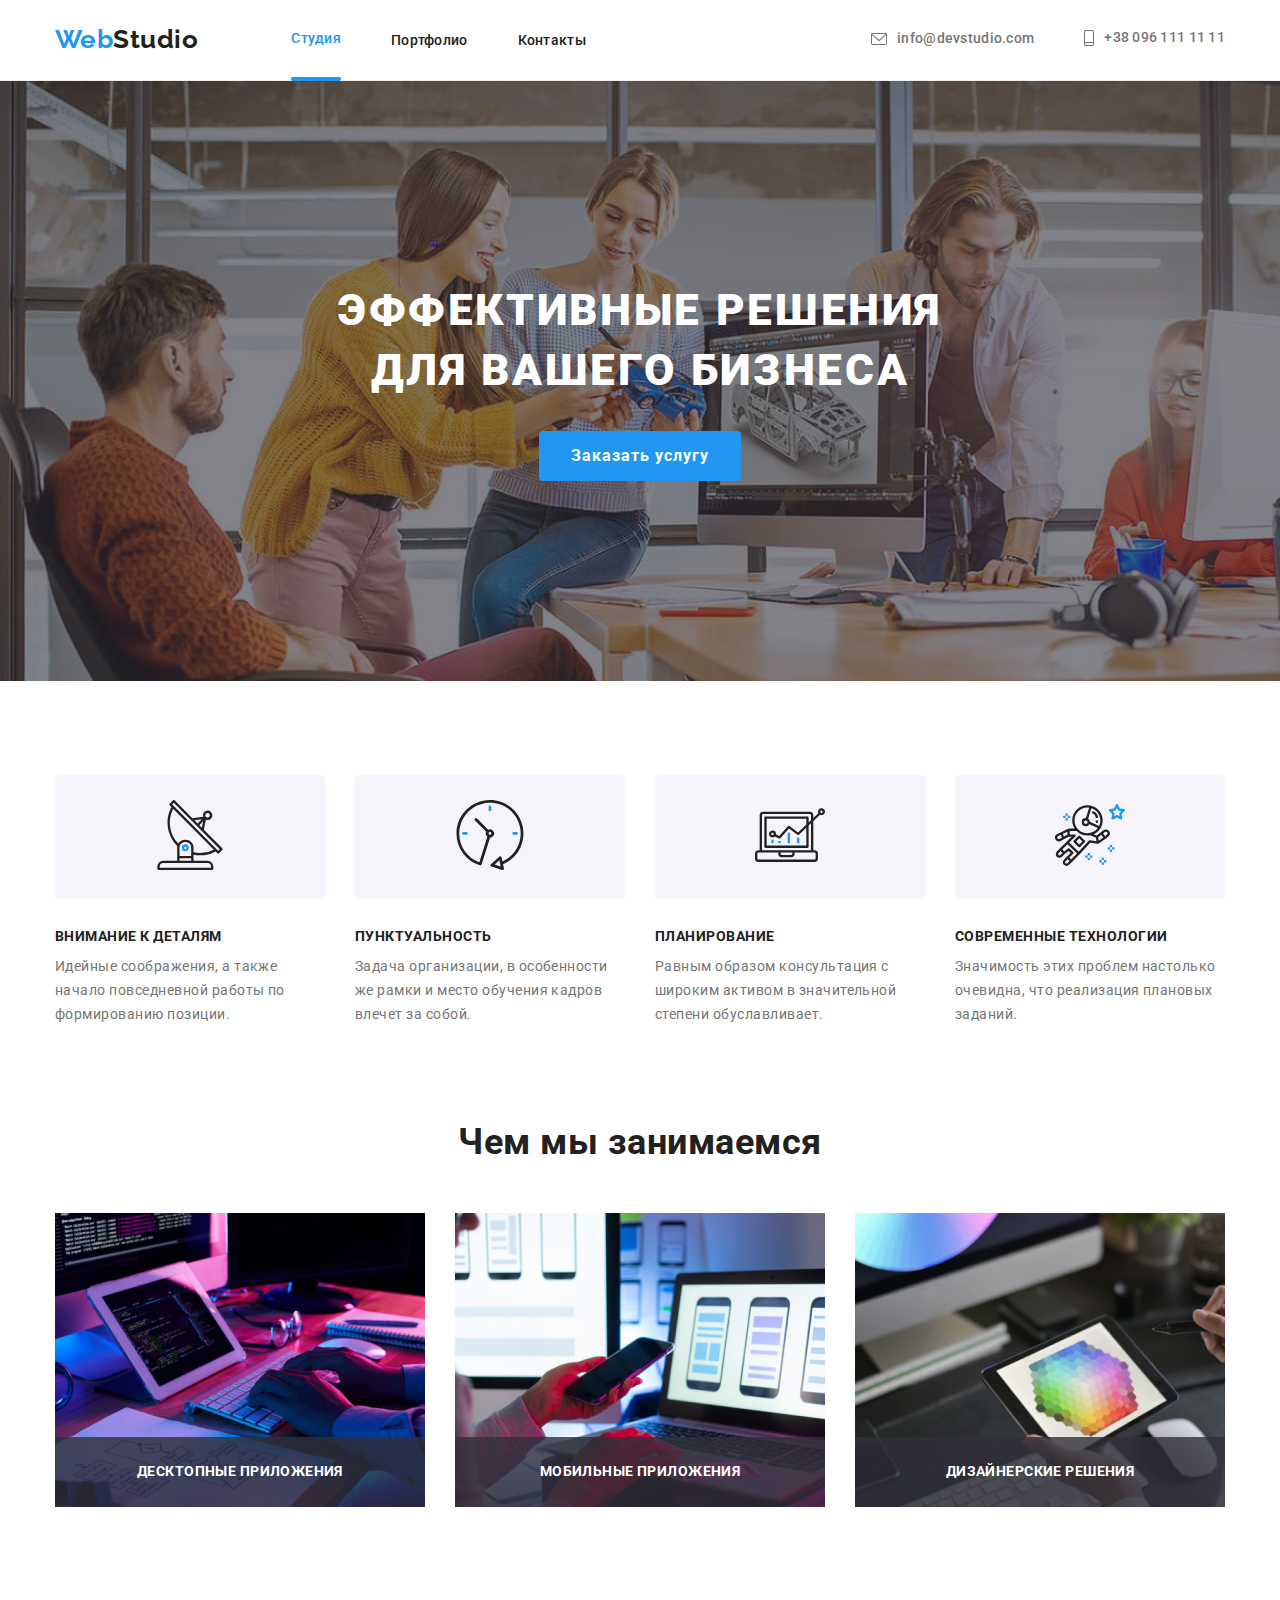
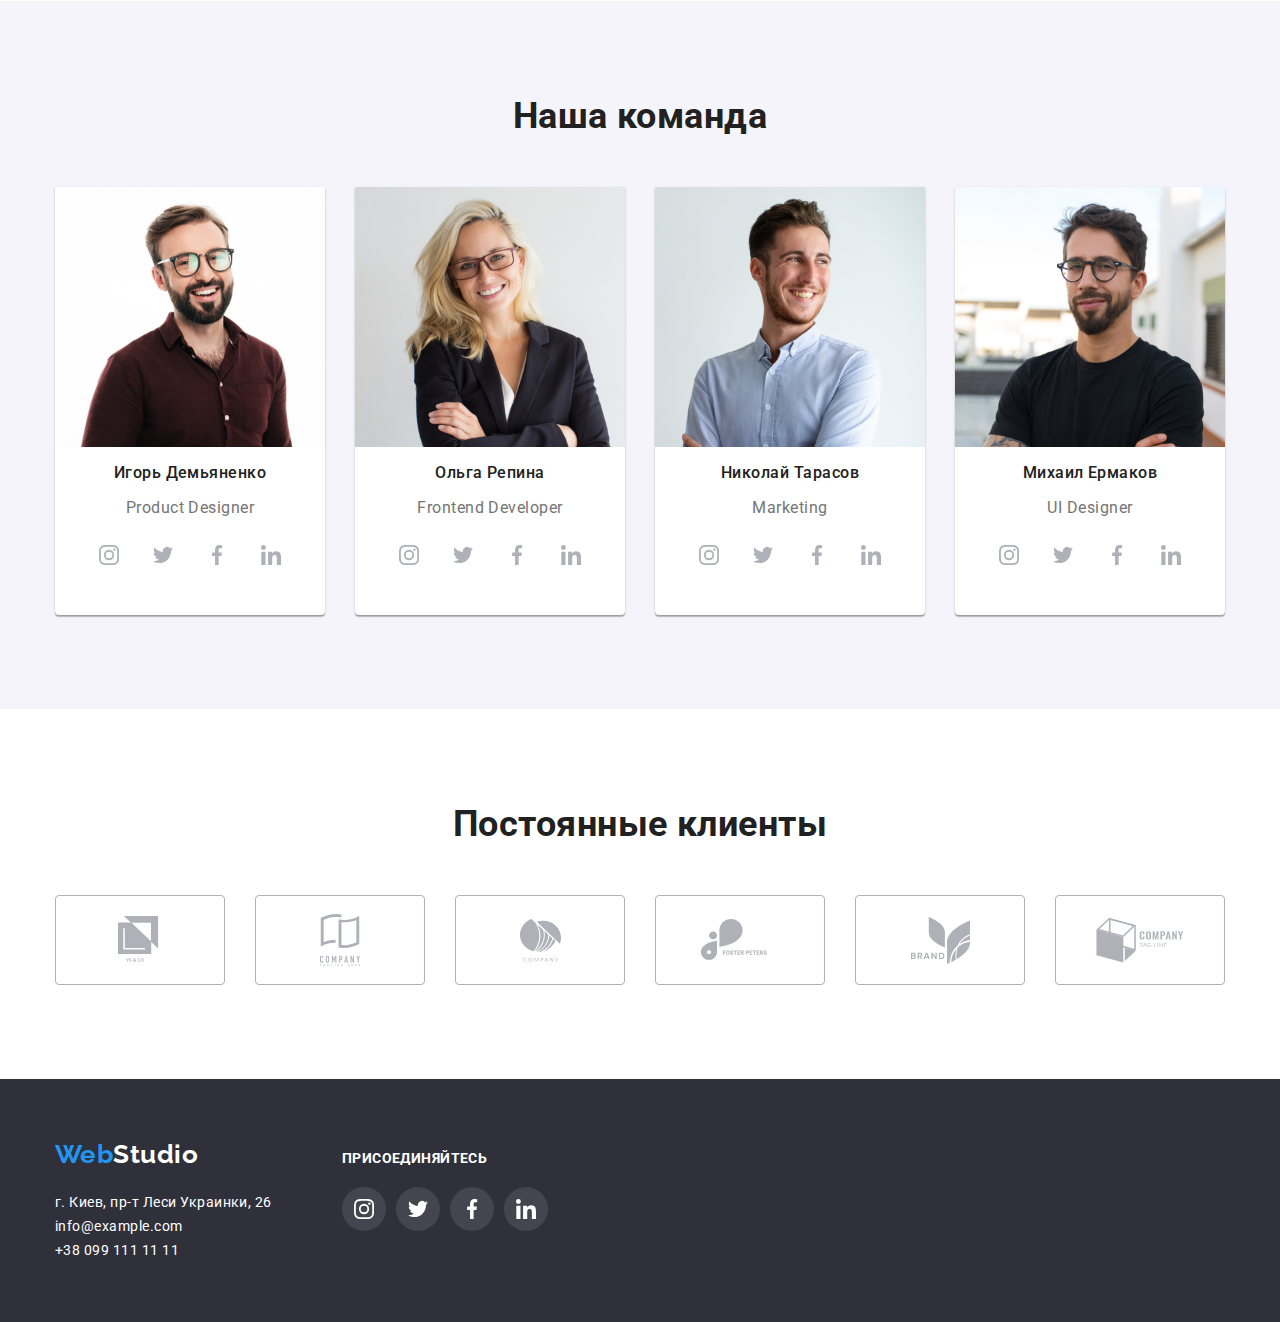
<file: index.html>
<!DOCTYPE html>
<html lang="en">
  <head>
    <meta charset="UTF-8" />
    <meta name="viewport" content="width=device-width, initial-scale=1.0" />
    <title>Студия</title>
    <link
      href="https://fonts.googleapis.com/css2?family=Raleway:wght@700&family=Roboto:wght@400;500;700;900&display=swap"
      rel="stylesheet"
    />
    <link
      rel="stylesheet"
      href="https://cdnjs.cloudflare.com/ajax/libs/modern-normalize/1.0.0/modern-normalize.min.css"
    />
    <link rel="stylesheet" href="./css/styles.css" />
  </head>
  <body>
    <header class="header">
      <div class="container flexbox">
        <nav class="nav-menu flexbox">
          <a href="./index.html" class="link logo"
            ><span class="accent-text">Web</span
            ><span class="title-text">Studio</span>
          </a>
          <ul class="list text-nav nav-list">
            <li class="nav-item">
              <a href="./index.html" class="link current-link">Студия</a>
            </li>
            <li class="nav-item">
              <a href="./portfolio.html" class="link">Портфолио</a>
            </li>
            <li class="nav-item"><a href="#" class="link">Контакты</a></li>
          </ul>
        </nav>

        <ul class="list links-header flexbox">
          <li class="mail">
            <a href="mailto:info@devstudio.com" class="link">
              <svg class="icon-envelope">
                <use href="./images/icons/sprite.svg#envelope"></use>
              </svg>
              info@devstudio.com
            </a>
          </li>
          <li>
            <a href="tel:+380961111111" class="link">
              <svg class="icon-smartphone">
                <use href="./images/icons/sprite.svg#smartphone"></use>
              </svg>
              +38 096 111 11 11</a
            >
          </li>
        </ul>
      </div>
    </header>

    <main>
      <!-- Герой -->
      <section class="section-hero">
        <div class="container flexbox">
          <h1 class="text-hero">
            Эффективные решения <br />
            для вашего бизнеса
          </h1>
          <button type="button" class="button-hero" data-modal-open>
            Заказать услугу
          </button>
        </div>
      </section>

      <!-- Особенности -->
      <section class="features section">
        <div class="container">
          <h2 class="hidden">Особенности</h2>
          <ul class="list flexbox">
            <li class="item section">
              <div class="blok-icon">
                <svg class="icon">
                  <use href="./images/icons/sprite.svg#antenna"></use>
                </svg>
              </div>
              <h3 class="title-text">Внимание к деталям</h3>
              <p class="paragraf">
                Идейные соображения, а также начало повседневной работы по
                формированию позиции.
              </p>
            </li>
            <li class="item section">
              <div class="blok-icon">
                <svg class="icon">
                  <use href="./images/icons/sprite.svg#clock"></use>
                </svg>
              </div>
              <h3 class="title-text">Пунктуальность</h3>
              <p class="paragraf">
                Задача организации, в особенности же рамки и место обучения
                кадров влечет за собой.
              </p>
            </li>
            <li class="item section">
              <div class="blok-icon">
                <svg class="icon">
                  <use href="./images/icons/sprite.svg#diagram"></use>
                </svg>
              </div>
              <h3 class="title-text">Планирование</h3>
              <p class="paragraf">
                Равным образом консультация с широким активом в значительной
                степени обуславливает.
              </p>
            </li>
            <li class="item section">
              <div class="blok-icon">
                <svg class="icon">
                  <use href="./images/icons/sprite.svg#astronaut"></use>
                </svg>
              </div>
              <h3 class="title-text">Современные технологии</h3>
              <p class="paragraf">
                Значимость этих проблем настолько очевидна, что реализация
                плановых заданий.
              </p>
            </li>
          </ul>
        </div>
      </section>

      <!-- Чем мы занимаемся -->
      <section class="our-work section">
        <div class="container">
          <h2 class="title">Чем мы занимаемся</h2>
          <ul class="list flexbox">
            <li class="item">
              <div class="blok">
                <img src="./images/img1.jpg" alt="Пишем код" />
                <p class="description">Десктопные приложения</p>
              </div>
            </li>
            <li class="item">
              <div class="blok">
                <img
                  src="./images/img2.jpg"
                  alt="Разрабатываем приложения для телефона"
                />
                <p class="description">Мобильные приложения</p>
              </div>
            </li>
            <li class="item">
              <div class="blok">
                <img src="./images/img3.jpg" alt="Создаем дизайн" />
                <p class="description">Дизайнерские решения</p>
              </div>
            </li>
          </ul>
        </div>
      </section>

      <!-- Наша команда -->
      <section class="our-team section">
        <div class="container">
          <h2 class="title">Наша команда</h2>
          <ul class="list flexbox">
            <li class="item">
              <img
                src="./images/игорь_демьяненко.jpg"
                alt="Игорь Демьяненко"
                width="270"
              />
              <h3 class="title-text">Игорь Демьяненко</h3>
              <p class="paragraf">Product Designer</p>
              <ul class="flexbox list-icon">
                <li class="social-item">
                  <a href="" class="social-link">
                    <svg class="icon">
                      <use href="./images/icons/sprite.svg#instagram"></use>
                    </svg>
                  </a>
                </li>
                <li class="social-item">
                  <a href="" class="social-link">
                    <svg class="icon">
                      <use href="./images/icons/sprite.svg#twitter"></use>
                    </svg>
                  </a>
                </li>
                <li class="social-item">
                  <a href="" class="social-link">
                    <svg class="icon">
                      <use href="./images/icons/sprite.svg#facebook"></use>
                    </svg>
                  </a>
                </li>
                <li class="social-item">
                  <a href="" class="social-link">
                    <svg class="icon">
                      <use href="./images/icons/sprite.svg#linkedin"></use>
                    </svg>
                  </a>
                </li>
              </ul>
            </li>
            <li class="item">
              <img
                src="./images/ольга_репина.jpg"
                alt="Ольга Репина"
                width="270"
              />
              <h3 class="title-text">Ольга Репина</h3>
              <p class="paragraf">Frontend Developer</p>
              <ul class="flexbox list-icon">
                <li class="social-item">
                  <a href="" class="social-link">
                    <svg class="icon">
                      <use href="./images/icons/sprite.svg#instagram"></use>
                    </svg>
                  </a>
                </li>
                <li class="social-item">
                  <a href="" class="social-link">
                    <svg class="icon">
                      <use href="./images/icons/sprite.svg#twitter"></use>
                    </svg>
                  </a>
                </li>
                <li class="social-item">
                  <a href="" class="social-link">
                    <svg class="icon">
                      <use href="./images/icons/sprite.svg#facebook"></use>
                    </svg>
                  </a>
                </li>
                <li class="social-item">
                  <a href="" class="social-link">
                    <svg class="icon">
                      <use href="./images/icons/sprite.svg#linkedin"></use>
                    </svg>
                  </a>
                </li>
              </ul>
            </li>
            <li class="item">
              <img
                src="./images/николай_тарасов.jpg"
                alt="Николай Тарасов"
                width="270"
              />
              <h3 class="title-text">Николай Тарасов</h3>
              <p class="paragraf">Marketing</p>
              <ul class="flexbox list-icon">
                <li class="social-item">
                  <a href="" class="social-link">
                    <svg class="icon">
                      <use href="./images/icons/sprite.svg#instagram"></use>
                    </svg>
                  </a>
                </li>
                <li class="social-item">
                  <a href="" class="social-link">
                    <svg class="icon">
                      <use href="./images/icons/sprite.svg#twitter"></use>
                    </svg>
                  </a>
                </li>
                <li class="social-item">
                  <a href="" class="social-link">
                    <svg class="icon">
                      <use href="./images/icons/sprite.svg#facebook"></use>
                    </svg>
                  </a>
                </li>
                <li class="social-item">
                  <a href="" class="social-link">
                    <svg class="icon">
                      <use href="./images/icons/sprite.svg#linkedin"></use>
                    </svg>
                  </a>
                </li>
              </ul>
            </li>
            <li class="item">
              <img
                src="./images/михаил_ермаков.jpg"
                alt="Михаил Ермаков"
                width="270"
              />
              <h3 class="title-text">Михаил Ермаков</h3>
              <p class="paragraf">UI Designer</p>
              <ul class="flexbox list-icon">
                <li class="social-item">
                  <a href="" class="social-link">
                    <svg class="icon">
                      <use href="./images/icons/sprite.svg#instagram"></use>
                    </svg>
                  </a>
                </li>
                <li class="social-item">
                  <a href="" class="social-link">
                    <svg class="icon">
                      <use href="./images/icons/sprite.svg#twitter"></use>
                    </svg>
                  </a>
                </li>
                <li class="social-item">
                  <a href="" class="social-link">
                    <svg class="icon">
                      <use href="./images/icons/sprite.svg#facebook"></use></svg
                  ></a>
                </li>
                <li class="social-item">
                  <a href="" class="social-link">
                    <svg class="icon">
                      <use href="./images/icons/sprite.svg#linkedin"></use>
                    </svg>
                  </a>
                </li>
              </ul>
            </li>
          </ul>
        </div>
      </section>

      <!-- Постоянные клиенты -->

      <section class="our-clients">
        <div class="container">
          <h2 class="title">Постоянные клиенты</h2>
          <ul class="flexbox list-clients">
            <li class="blok-client">
              <a href="" class="link-client">
                <svg class="icon-client" width="44px" height="49px">
                  <use href="./images/icons/sprite.svg#client-1"></use>
                </svg>
              </a>
            </li>
            <li class="blok-client">
              <a href="" class="link-client">
                <svg class="icon-client" width="40px" height="52px">
                  <use href="./images/icons/sprite.svg#client-2"></use>
                </svg>
              </a>
            </li>
            <li class="blok-client">
              <a href="" class="link-client">
                <svg class="icon-client" width="41px" height="43px">
                  <use href="./images/icons/sprite.svg#client-3"></use>
                </svg>
              </a>
            </li>
            <li class="blok-client">
              <a href="" class="link-client">
                <svg class="icon-client" width="80px" height="42px">
                  <use href="./images/icons/sprite.svg#client-4"></use>
                </svg>
              </a>
            </li>
            <li class="blok-client">
              <a href="" class="link-client">
                <svg class="icon-client" width="59px" height="47px">
                  <use href="./images/icons/sprite.svg#client-5"></use>
                </svg>
              </a>
            </li>
            <li class="blok-client">
              <a href="" class="link-client">
                <svg class="icon-client" width="88px" height="45px">
                  <use href="./images/icons/sprite.svg#client-6"></use>
                </svg>
              </a>
            </li>
          </ul>
        </div>
      </section>
    </main>

    <footer class="section-footer">
      <div class="container flexbox">
        <div>
          <a href="./index.html" class="logo"
            ><span class="accent-text">Web</span
            ><span class="logo-footer">Studio</span></a
          >
          <address class="address-footer">
            г. Киев, пр-т Леси Украинки, 26
          </address>

          <!-- Контакты -->
          <ul class="list links-footer">
            <li>
              <a href="mailto:info@example.com" class="link"
                >info@example.com</a
              >
            </li>
            <li>
              <a href="tel:+380991111111" class="link">+38 099 111 11 11</a>
            </li>
          </ul>
        </div>

        <!-- Ссылки на социальные сети -->
        <div class="blok-links">
          <h3 class="title">Присоединяйтесь</h3>
          <ul class="flexbox list-icon">
            <li class="social-item">
              <a href="" class="social-link">
                <svg class="icon">
                  <use href="./images/icons/sprite.svg#instagram"></use>
                </svg>
              </a>
            </li>
            <li class="social-item">
              <a href="" class="social-link">
                <svg class="icon">
                  <use href="./images/icons/sprite.svg#twitter"></use>
                </svg>
              </a>
            </li>
            <li class="social-item">
              <a href="" class="social-link">
                <svg class="icon">
                  <use href="./images/icons/sprite.svg#facebook"></use>
                </svg>
              </a>
            </li>
            <li class="social-item">
              <a href="" class="social-link">
                <svg class="icon">
                  <use href="./images/icons/sprite.svg#linkedin"></use>
                </svg>
              </a>
            </li>
          </ul>
        </div>
      </div>
    </footer>

    <div class="backdrop is-hidden" data-modal>
      <div class="modal">
        <p>
          Lorem ipsum, dolor sit amet consectetur adipisicing elit. Distinctio
          error consequuntur amet quis nulla. Quasi aliquam illo earum, ut
          soluta cumque qui dolores autem repellat perspiciatis veniam delectus?
          Id, doloremque!
        </p>
        <button class="modal-button" data-modal-close>Закрыть</button>
      </div>
    </div>
    <script src="./js/script.js"></script>
  </body>
</html>
</file>
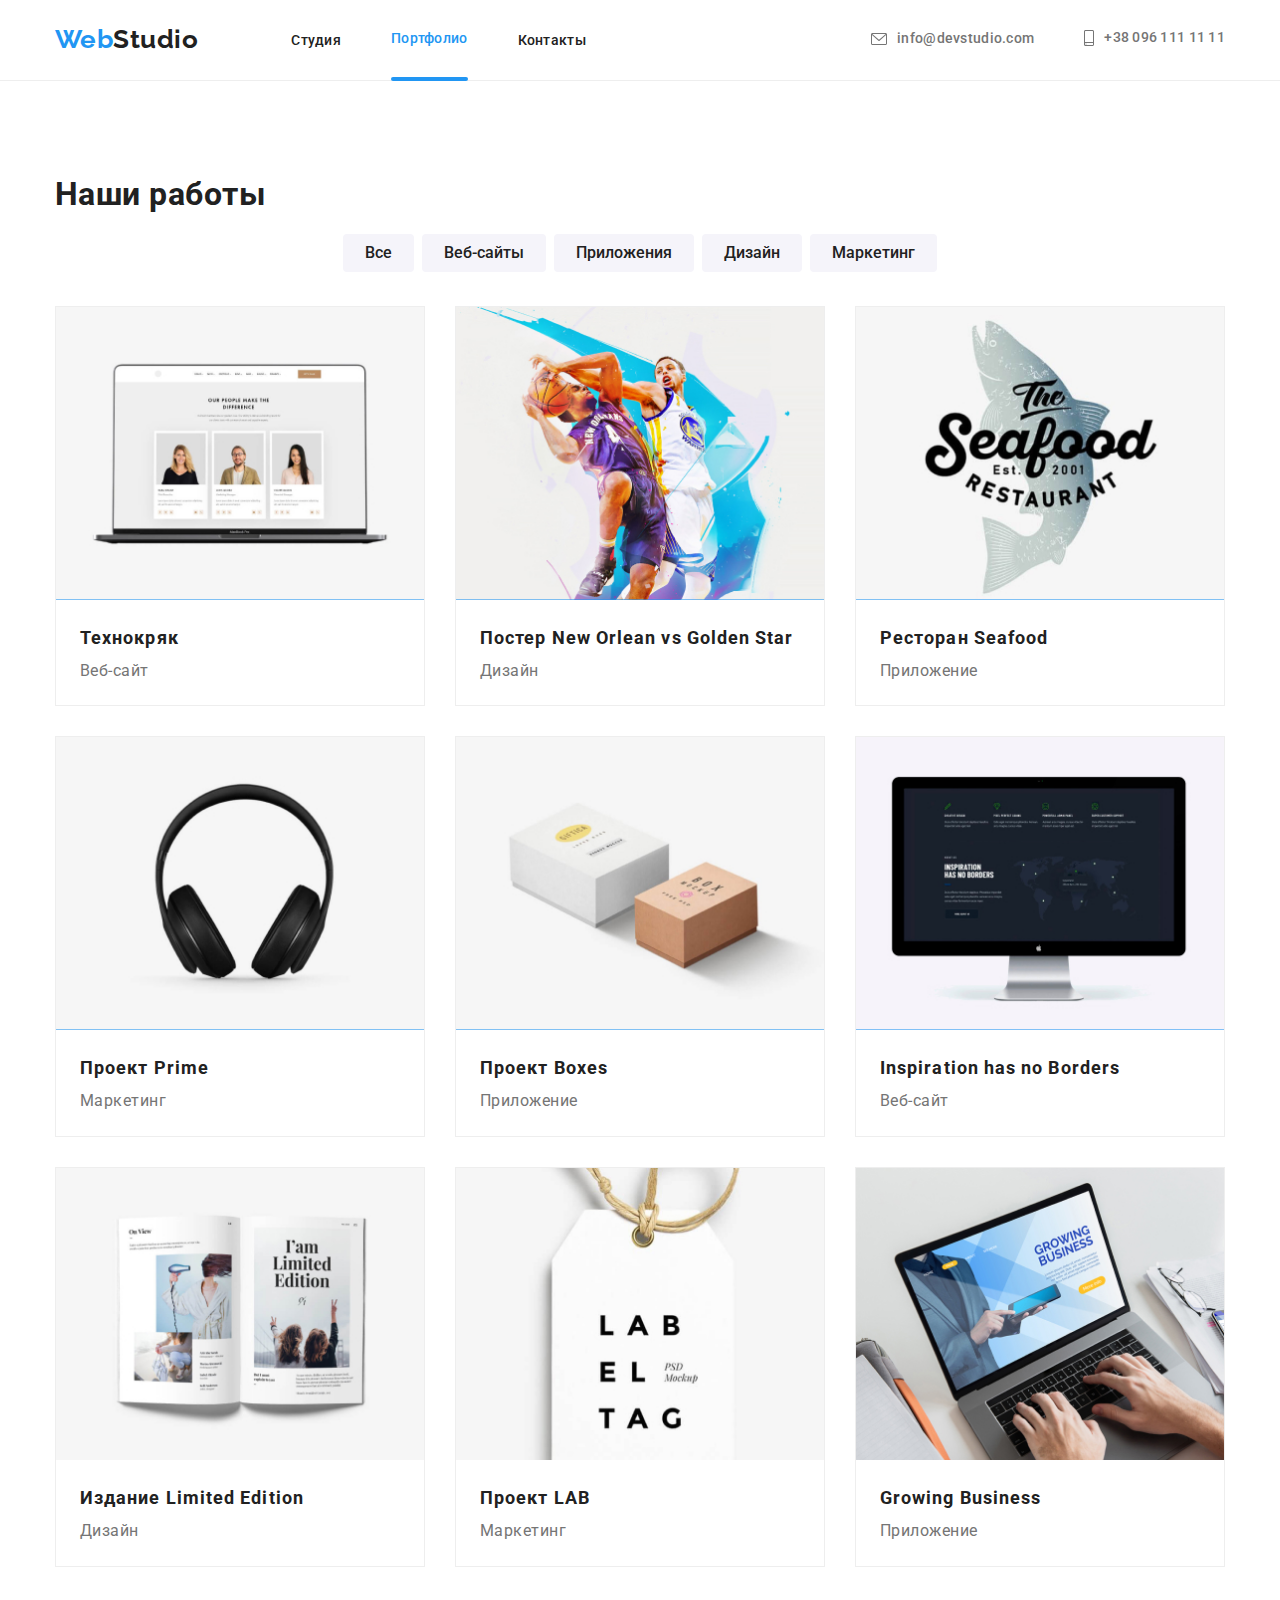
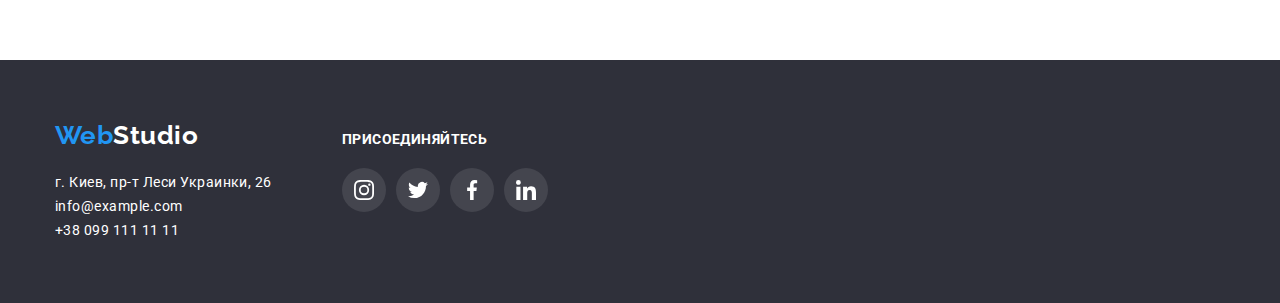
<file: portfolio.html>
<!DOCTYPE html>
<html lang="en">
  <head>
    <meta charset="UTF-8" />
    <meta name="viewport" content="width=device-width, initial-scale=1.0" />
    <title>Портфолио</title>

    <link
      href="https://fonts.googleapis.com/css2?family=Raleway:wght@700&family=Roboto:wght@400;500;700;900&display=swap"
      rel="stylesheet"
    />
    <link
      rel="stylesheet"
      href="https://cdnjs.cloudflare.com/ajax/libs/modern-normalize/1.0.0/modern-normalize.min.css"
    />
    <link rel="stylesheet" href="./css/styles.css" />
  </head>

  <body>
    <header class="header">
      <div class="container flexbox">
        <nav class="nav-menu flexbox">
          <a href="./index.html" class="link logo"
            ><span class="accent-text">Web</span
            ><span class="title-text">Studio</span>
          </a>
          <ul class="list text-nav nav-list">
            <li class="nav-item">
              <a href="./index.html" class="link">Студия</a>
            </li>
            <li class="nav-item">
              <a href="#" class="link current-link">Портфолио</a>
            </li>
            <li class="nav-item"><a href="#" class="link">Контакты</a></li>
          </ul>
        </nav>

        <ul class="list links-header flexbox">
          <li class="mail">
            <a href="mailto:info@devstudio.com" class="link">
              <svg class="icon-envelope">
                <use href="./images/icons/sprite.svg#envelope"></use>
              </svg>
              info@devstudio.com
            </a>
          </li>
          <li>
            <a href="tel:+380961111111" class="link">
              <svg class="icon-smartphone">
                <use href="./images/icons/sprite.svg#smartphone"></use>
              </svg>
              +38 096 111 11 11</a
            >
          </li>
        </ul>
      </div>
    </header>

    <main>
      <section class="section-portfolio">
        <div class="container portfolio">
          <h1 class="title-text is-hidden">Наши работы</h1>

          <!-- Фильтры -->
          <div class="filters">
            <ul class="list list-button flexbox">
              <li class="item">
                <button type="button" class="button">Все</button>
              </li>
              <li class="item">
                <button type="button" class="button">Веб-сайты</button>
              </li>
              <li class="item">
                <button type="button" class="button">Приложения</button>
              </li>
              <li class="item">
                <button type="button" class="button">Дизайн</button>
              </li>
              <li class="item">
                <button type="button" class="button">Маркетинг</button>
              </li>
            </ul>
          </div>

          <!-- Галерея -->
          <div class="cards">
            <ul class="list gallery flexbox">
              <li class="item">
                <a href="">
                  <div class="parent">
                    <img src="./images/Технокряк.jpg" alt="Технокряк" />
                    <div class="overlay">
                      <p class="animation-text">
                        Технокряк это современная площадка распространения
                        коронавируса. Компании используют эту платформу для
                        цифрового шпионажа и атак на защищённые сервера
                        конкурентов.
                      </p>
                    </div>
                  </div>
                  <div class="text-card">
                    <h2 class="title-text">Технокряк</h2>
                    <p class="paragraf">Веб-сайт</p>
                  </div>
                </a>
              </li>
              <li class="item">
                <a href="">
                  <div class="parent">
                    <img
                      src="./images/постер_баскетболисты.jpg"
                      alt="Постер New Orlean vs Golden Star"
                    />
                    <div class="overlay">
                      <p class="animation-text">
                        Технокряк это современная площадка распространения
                        коронавируса. Компании используют эту платформу для
                        цифрового шпионажа и атак на защищённые сервера
                        конкурентов.
                      </p>
                    </div>
                  </div>
                  <div class="text-card">
                    <h2 class="title-text">Постер New Orlean vs Golden Star</h2>
                    <p class="paragraf">Дизайн</p>
                  </div>
                </a>
              </li>
              <li class="item">
                <a href="">
                  <div class="parent">
                    <img
                      src="./images/ресторан-рыба.jpg"
                      alt="Ресторан Seafood"
                    />
                    <div class="overlay">
                      <p class="animation-text">
                        Технокряк это современная площадка распространения
                        коронавируса. Компании используют эту платформу для
                        цифрового шпионажа и атак на защищённые сервера
                        конкурентов.
                      </p>
                    </div>
                  </div>
                  <div class="text-card">
                    <h2 class="title-text">Ресторан Seafood</h2>
                    <p class="paragraf">Приложение</p>
                  </div>
                </a>
              </li>
              <li class="item">
                <a href="">
                  <div class="parent">
                    <img src="./images/наушники.jpg" alt="Проект Prime" />
                    <div class="overlay">
                      <p class="animation-text">
                        Технокряк это современная площадка распространения
                        коронавируса. Компании используют эту платформу для
                        цифрового шпионажа и атак на защищённые сервера
                        конкурентов.
                      </p>
                    </div>
                  </div>
                  <div class="text-card">
                    <h2 class="title-text">Проект Prime</h2>
                    <p class="paragraf">Маркетинг</p>
                  </div>
                </a>
              </li>
              <li class="item">
                <a href="">
                  <div class="parent">
                    <img src="./images/коробочки.jpg" alt="Проект Boxes" />
                    <div class="overlay">
                      <p class="animation-text">
                        Технокряк это современная площадка распространения
                        коронавируса. Компании используют эту платформу для
                        цифрового шпионажа и атак на защищённые сервера
                        конкурентов.
                      </p>
                    </div>
                  </div>
                  <div class="text-card">
                    <h2 class="title-text">Проект Boxes</h2>
                    <p class="paragraf">Приложение</p>
                  </div>
                </a>
              </li>
              <li class="item">
                <a href="">
                  <div class="parent">
                    <img
                      src="./images/монитор.jpg"
                      alt="Inspiration has no Borders"
                    />
                    <div class="overlay">
                      <p class="animation-text">
                        Технокряк это современная площадка распространения
                        коронавируса. Компании используют эту платформу для
                        цифрового шпионажа и атак на защищённые сервера
                        конкурентов.
                      </p>
                    </div>
                  </div>
                  <div class="text-card">
                    <h2 class="title-text">Inspiration has no Borders</h2>
                    <p class="paragraf">Веб-сайт</p>
                  </div>
                </a>
              </li>
              <li class="item">
                <a href="">
                  <div class="parent">
                    <img
                      src="./images/брошюра.jpg"
                      alt="Издание Limited Edition"
                    />
                    <div class="overlay">
                      <p class="animation-text">
                        Технокряк это современная площадка распространения
                        коронавируса. Компании используют эту платформу для
                        цифрового шпионажа и атак на защищённые сервера
                        конкурентов.
                      </p>
                    </div>
                  </div>
                  <div class="text-card">
                    <h2 class="title-text">Издание Limited Edition</h2>
                    <p class="paragraf">Дизайн</p>
                  </div>
                </a>
              </li>
              <li class="item">
                <a href="">
                  <div class="parent">
                    <img src="./images/бирка.jpg" alt="Проект LAB" />
                    <div class="overlay">
                      <p class="animation-text">
                        Технокряк это современная площадка распространения
                        коронавируса. Компании используют эту платформу для
                        цифрового шпионажа и атак на защищённые сервера
                        конкурентов.
                      </p>
                    </div>
                  </div>
                  <div class="text-card">
                    <h2 class="title-text">Проект LAB</h2>
                    <p class="paragraf">Маркетинг</p>
                  </div>
                </a>
              </li>
              <li class="item">
                <a href="">
                  <div class="parent">
                    <img src="./images/ноутбук.jpg" alt="Growing Business" />
                    <div class="overlay">
                      <p class="animation-text">
                        Технокряк это современная площадка распространения
                        коронавируса. Компании используют эту платформу для
                        цифрового шпионажа и атак на защищённые сервера
                        конкурентов.
                      </p>
                    </div>
                  </div>
                  <div class="text-card">
                    <h2 class="title-text">Growing Business</h2>
                    <p class="paragraf">Приложение</p>
                  </div>
                </a>
              </li>
            </ul>
          </div>
        </div>
      </section>
    </main>

    <footer class="section-footer">
      <div class="container flexbox">
        <div>
          <a href="./index.html" class="logo"
            ><span class="accent-text">Web</span
            ><span class="logo-footer">Studio</span>
          </a>
          <address class="address-footer">
            г. Киев, пр-т Леси Украинки, 26
          </address>

          <!-- Контакты -->
          <ul class="list links-footer">
            <li>
              <a href="mailto:info@example.com" class="link"
                >info@example.com</a
              >
            </li>
            <li>
              <a href="tel:+380991111111" class="link">+38 099 111 11 11</a>
            </li>
          </ul>
        </div>
        <!-- Ссылки на социальные сети -->
        <div class="blok-links">
          <h3 class="title">Присоединяйтесь</h3>
          <ul class="flexbox list-icon">
            <li class="social-item">
              <a href="" class="social-link">
                <svg class="icon">
                  <use href="./images/icons/sprite.svg#instagram"></use>
                </svg>
              </a>
            </li>
            <li class="social-item">
              <a href="" class="social-link">
                <svg class="icon">
                  <use href="./images/icons/sprite.svg#twitter"></use>
                </svg>
              </a>
            </li>
            <li class="social-item">
              <a href="" class="social-link">
                <svg class="icon">
                  <use href="./images/icons/sprite.svg#facebook"></use>
                </svg>
              </a>
            </li>
            <li class="social-item">
              <a href="" class="social-link">
                <svg class="icon">
                  <use href="./images/icons/sprite.svg#linkedin"></use>
                </svg>
              </a>
            </li>
          </ul>
        </div>
      </div>
    </footer>
  </body>
</html>
</file>
<file: css/styles.css>
html {
  box-sizing: border-box;
}

:root {
  --text-color: #757575;
  --main-color: #ffffff;
  --title-color: #212121;
  --secondary-color: #2f303a;
  --accent-color: #2196f3;
  --background-color: #f5f4fa;
  --icon-color: #afb1b8;
}

/* Ширина контейнера всей страницы 1170px + по 15рх с обеих сторон (паддинг страницы) = 1200рх*/
/* поставить свойство outline: 2рх solid grey в каждый блок, чтобы при верстке визуально можно было определить правильно ли я делаю отступы, эта рамка не входит в геометрию. */

/* Модальное окно */

.backdrop {
  position: fixed;
  top: 0;
  left: 0;

  width: 100%;
  height: 100%;
  background-color: rgba(0, 0, 0, 0.2);

  opacity: 1;

  visibility: visible;

  transition-property: opacity;
  transition-duration: 1s;
  transition-timing-function: cubic-bezier(0.4, 0, 0.2, 1);
}

.backdrop.is-hidden {
  opacity: 0;

  pointer-events: none;
  visibility: hidden;
}

.backdrop.is-hidden .modal {
  top: -100%;
  transform: translate(-50%, -50%) scale(0.1);
}

.modal {
  position: absolute;
  top: 50%;
  left: 50%;
  transform: translate(-50%, -50%) scale(1);

  width: 530px;
  height: 580px;
  padding: 15px;

  background-color: #fff;
  border-radius: 4px;

  /* свойства анимации */
  transition-property: all;
  transition-duration: 0.5s;
  transition-timing-function: cubic-bezier(0.4, 0, 0.2, 1);
}

.modal-button {
  cursor: pointer;
}

/* создаем css анимации */
.cards .parent {
  position: relative;
  overflow: hidden;
}

.overlay {
  position: absolute;
  top: 0;
  left: 0;

  height: 100%;
  background-color: rgba(33, 150, 243, 0.9);
  padding: 63px 24px;

  transform: translateY(100%);

  /* свойства анимации */
  /* переход-свойство */
  transition-property: transform;
  /* переход-продолжительность */
  transition-duration: 250ms;
  transition-timing-function: cubic-bezier(0.4, 0, 0.2, 1);
}

.cards .item:hover .overlay {
  transform: translateY(0);
}

.animation-text {
  font-style: normal;
  font-weight: normal;
  font-size: 18px;
  line-height: 1.56;
  letter-spacing: 0.03em;
  margin: 0;
  height: 100%;

  color: var(--main-color);
}

/* подчеркивание текущей ссылки */
.nav-menu .current-link::after {
  content: "";
  display: block;
  height: 4px;
  background-color: var(--accent-color);
  border-radius: 2px;
  position: relative;
  bottom: -30px;
}

.our-work .description {
  font-style: normal;
  font-weight: 700;
  font-size: 14px;
  line-height: 1.14;
  text-align: center;
  letter-spacing: 0.03em;
  text-transform: uppercase;

  color: #ffffff;
  background-color: rgba(47, 48, 58, 0.8);
  width: 370px;
  height: 70px;

  margin: 0;
  display: flex;
  justify-content: center;
  align-items: center;

  position: absolute;
  bottom: 0;
}

.our-work .blok {
  position: relative;
}

/* ДЕКОРАТИВНОЕ ОФОРМЛЕНИЕ */

.links-header .icon-envelope {
  width: 16px;
  height: 12px;
  margin-right: 10px;
}

.links-header .icon-smartphone {
  width: 10px;
  height: 16px;
  margin-right: 10px;
}

.links-header .link {
  display: inline-flex;
  align-items: center;
  fill: currentColor;

  /* свойства анимации */
  transition-property: fill;
  transition-duration: 250ms;
  transition-timing-function: cubic-bezier(0.4, 0, 0.2, 1);
}

.links-header .link:hover,
.links-header .link:focus {
  fill: var(--accent-color);
}

.section-hero {
  background-image: linear-gradient(
      rgba(47, 48, 58, 0.6),
      rgba(47, 48, 58, 0.6)
    ),
    url(../images/photo-hero-optimiz.jpg);
  background-repeat: no-repeat;
  max-width: 1600px;
  height: 600px;
  margin-left: auto;
  margin-right: auto;
}

.features .icon {
  width: 70px;
  height: 70px;
}

.blok-icon {
  padding-top: 25px;
  padding-bottom: 25px;
  padding-right: 100px;
  padding-left: 100px;
  background-color: #f5f4fa;
  border-radius: 4px;
}

.our-team .icon {
  width: 20px;
  height: 20px;
  fill: #afb1b8;
}

.social-item:not(:last-child) {
  margin-right: 10px;
}

.social-link {
  display: flex;
  padding: 12px;
  width: 44px;
  height: 44px;
  border-radius: 50%;
  background-color: var(--main-color);
  fill: #afb1b8;

  /* свойства анимации */
  transition-property: background-color, fill;
  transition-duration: 250ms;
  transition-timing-function: cubic-bezier(0.4, 0, 0.2, 1);
}

.our-team .social-link:hover,
.our-team .social-link:focus {
  background-color: var(--accent-color);
}

.our-team .social-link:hover .icon,
.our-team .social-link:focus .icon {
  fill: #fff;
}

.our-team .list-icon {
  list-style: none;
  padding: 0;
  justify-content: center;
}

.our-clients .list-clients {
  list-style: none;
  padding: 0;
  margin: 0;
}

.our-clients .blok-client:not(:last-child) {
  margin-right: 30px;
}

.our-clients .link-client {
  display: flex;
  width: 170px;
  height: 90px;
  justify-content: center;
  align-items: center;
  border: 1px solid #afb1b8;
  border-radius: 4px;

  /* свойства анимации */
  transition-property: border;
  transition-duration: 250ms;
  transition-timing-function: cubic-bezier(0.4, 0, 0.2, 1);
}

.our-clients .title {
  margin-top: 0;
  margin-bottom: 50px;
}

.our-clients {
  padding-top: 94px;
  padding-bottom: 94px;
}

.our-clients .icon-client {
  fill: #afb1b8;

  /* свойства анимации */
  transition-property: fill;
  transition-duration: 250ms;
  transition-timing-function: cubic-bezier(0.4, 0, 0.2, 1);
}

.our-clients .link-client:hover .icon-client,
.our-clients .link-client:focus .icon-client {
  fill: var(--accent-color);
}

.our-clients .link-client:hover,
.our-clients .link-client:focus {
  border: 1px solid var(--accent-color);
}

.section-footer .title {
  font-style: normal;
  font-weight: bold;
  font-size: 14px;
  line-height: 1.14;
  letter-spacing: 0.03em;
  text-transform: uppercase;
  color: #ffffff;
  margin-top: 12px;
  margin-bottom: 20px;
}

.section-footer .list-icon {
  list-style: none;
  padding: 0;
  margin: 0;
}

.section-footer .social-link {
  background: rgba(255, 255, 255, 0.1);
}

.section-footer .icon {
  fill: #ffffff;
}

.section-footer .blok-links {
  margin-left: 70px;
  width: 206px;
  height: 80px;
}

.section-footer .social-link:hover,
.section-footer .social-link:focus {
  background-color: var(--accent-color);
}

.section-footer .social-link:hover .icon,
.section-footer .social-link:focus .icon {
  fill: #fff;
}

/* ОФОРМЛЕНИЕ ГЕОМЕТРИИ СТРАНИЦ */
.container {
  width: 1200px;
  margin-left: auto;
  margin-right: auto;
  padding-left: 15px;
  padding-right: 15px;
  /* outline: 1px solid green; */
}

/* список навигации */
.nav-list {
  display: flex;
}

.nav-item:not(:last-child) {
  margin-right: 50px;
}

.header .logo {
  margin-right: 93px;
}

.flexbox {
  display: flex;
}

.header .nav-list,
.header .links-header {
  align-items: center;
}

.nav-menu {
  margin-right: auto;
}

.header .container {
  height: 80px;
  align-items: center;
}

.header .mail {
  margin-right: 50px;
}

/* .section {
  outline: 1px solid green;
} */

.section-hero .container {
  flex-direction: column;
  justify-content: center;
  align-items: center;
  height: 600px;
}

.section-hero .text-hero {
  margin-bottom: 30px;
}

.hidden {
  display: none;
}

.features .item:not(:last-child) {
  margin-right: 30px;
}

.features .paragraf {
  margin: 0;
}

.features .title-text {
  margin-top: 30px;
  margin-bottom: 10px;
}

.features,
.our-work {
  padding-top: 94px;
}

.our-work {
  padding-bottom: 94px;
}

.our-work .title {
  margin: 0px;
}

.our-work .list {
  margin-top: 50px;
}

.our-work .item:not(:last-child) {
  margin-right: 30px;
}

.our-team .item {
  width: calc((100%-30px * 3) / 4);

  background: #ffffff;

  border-radius: 0px 0px 4px 4px;

  box-shadow: 0px 1px 3px rgba(0, 0, 0, 0.12), 0px 1px 1px rgba(0, 0, 0, 0.14),
    0px 2px 1px rgba(0, 0, 0, 0.2);
  height: 428px;
}

.our-team .item:not(:last-child) {
  margin-right: 30px;
}

.our-team .title {
  margin: 0;
}

.our-team {
  padding-top: 94px;
  padding-bottom: 94px;
  background-color: var(--background-color);
}

.our-team .list {
  margin-top: 50px;
}

.section-footer .container {
  padding-top: 60px;
  padding-bottom: 60px;
}

.section-footer .address-footer {
  margin-top: 20px;
}

/* стр. Портфолио */
.gallery {
  flex-wrap: wrap;
}

.portfolio .title-text {
  margin-top: 0px;
}

.portfolio {
  padding-top: 95px;
  padding-bottom: 93px;
}

.header {
  border-bottom: 1px solid #eeeeee;
}

.portfolio .list-button {
  justify-content: center;
}

.filters .item:not(:last-child) {
  margin-right: 8px;
}

.filters .button {
  border: none;
  border-radius: 4px;
  padding: 6px 22px;
  cursor: pointer;
}

.cards {
  margin-top: 34px;
}

.cards .item {
  width: calc((100% - 30px * 2) / 3);
  margin-right: 30px;
  margin-bottom: 30px;
  border: 1px solid #eeeeee;
}

.cards .item:hover,
.cards .item:focus {
  box-shadow: 0px 1px 1px rgba(0, 0, 0, 0.12), 0px 4px 4px rgba(0, 0, 0, 0.06),
    1px 4px 6px rgba(0, 0, 0, 0.16);
}

.cards .item:nth-child(3n) {
  margin-right: 0px;
}

.cards .item:nth-last-child(-n + 3) {
  margin-bottom: 0px;
}

.cards .text-card {
  padding: 20px 24px;
}

.cards .paragraf,
.cards .title-text {
  margin: 0px;
}

img {
  display: block;
  max-width: 100%;
  height: auto;
}

/* ОФОРМЛЕНИЕ ТЕКСТА */

body {
  color: var(--text-color);
  background-color: var(--main-color);
  font-family: Roboto, sans-serif;
  letter-spacing: 0.03em;
}

/*  */
.list {
  list-style: none;
  margin: 0;
  padding: 0;
}

button {
  font-family: inherit;
}

a {
  text-decoration: none;
}

.text-hero,
.logo-footer,
.address-footer,
.links-footer .link {
  color: var(--main-color);

  /* свойства анимации */
  transition-property: color;
  transition-duration: 250ms;
  transition-timing-function: cubic-bezier(0.4, 0, 0.2, 1);
}

.section-hero,
.section-footer {
  background-color: var(--secondary-color);
}

.accent-text {
  color: var(--accent-color);
}

.text-nav .link,
.title-text {
  color: var(--title-color);

  /* свойства анимации */
  transition-property: color;
  transition-duration: 250ms;
  transition-timing-function: cubic-bezier(0.4, 0, 0.2, 1);
}

.links-header .link {
  color: var(--text-color);
}

/* все интерактивные элементы */
.text-nav .link:hover,
.text-nav .link:focus,
.links-header .link:hover,
.links-header .link:focus,
.links-footer :hover,
.links-footer :focus,
.nav-menu .current-link {
  color: var(--accent-color);
}

.logo {
  font-family: Raleway, sans-serif;
  font-weight: bold;
  font-size: 26px;
  line-height: 1.2;
}

/* все кнопки на стр. Студио и Портфолио */
.section-hero .button-hero {
  border: none;
  border-radius: 4px;
  padding: 10px 32px;
  cursor: pointer;
}

/* кнопка на стр. Студио */
.button-hero {
  color: var(--main-color);
  background-color: var(--accent-color);
  font-weight: bold;
  font-size: 16px;
  line-height: 1.88;
  text-align: center;
  letter-spacing: 0.06em;
}

/* Кнопки фильтры на стр. Портфолио */
.button {
  color: var(--title-color);
  background-color: var(--background-color);
  font-weight: 500;
  font-size: 16px;
  line-height: 1.62;
  text-align: center;

  transition-property: color, background-color;
  transition-duration: 250ms;
  transition-timing-function: cubic-bezier(0.4, 0, 0.2, 1);
}

/* кнопки на стр. Портфолио */
.button:hover,
.button:focus {
  color: var(--main-color);
  background-color: var(--accent-color);
  box-shadow: 0px 3px 1px rgba(0, 0, 0, 0.1), 0px 1px 2px rgba(0, 0, 0, 0.08),
    0px 2px 2px rgba(0, 0, 0, 0.12);
}

.text-nav .link,
.links-header .link {
  font-weight: 500;
  font-size: 14px;
  line-height: 1.14;
  letter-spacing: 0.02em;
}

.text-hero {
  font-weight: 900;
  font-size: 44px;
  line-height: 1.36;
  text-align: center;
  letter-spacing: 0.06em;
  text-transform: uppercase;
  /* сбросила отступ между шапкой и героем */
  margin-top: 0;
}

.features .title-text {
  font-weight: bold;
  font-size: 14px;
  line-height: 1.14;
  text-transform: uppercase;
}

.features .paragraf,
.address-footer,
.links-footer {
  font-style: normal;
  font-weight: normal;
  font-size: 14px;
  line-height: 1.71;
}

/* страница Студия */

.our-work .title,
.our-team .title,
.our-clients .title {
  font-weight: 700;
  font-size: 36px;
  line-height: 1.17;
  text-align: center;
  color: var(--title-color);
}

.our-team .paragraf {
  font-weight: normal;
  font-size: 16px;
  line-height: 1.19;
  text-align: center;
}

.our-team .title-text {
  font-style: normal;
  font-weight: 500;
  font-size: 16px;
  line-height: 1.19;
  text-align: center;
}

/* страница Портфолио */
.gallery .title-text {
  font-weight: bold;
  font-size: 18px;
  line-height: 2;
  letter-spacing: 0.06em;
}

.gallery .paragraf {
  font-style: normal;
  font-weight: normal;
  font-size: 16px;
  line-height: 1.87;
  color: var(--text-color);
}
</file>
